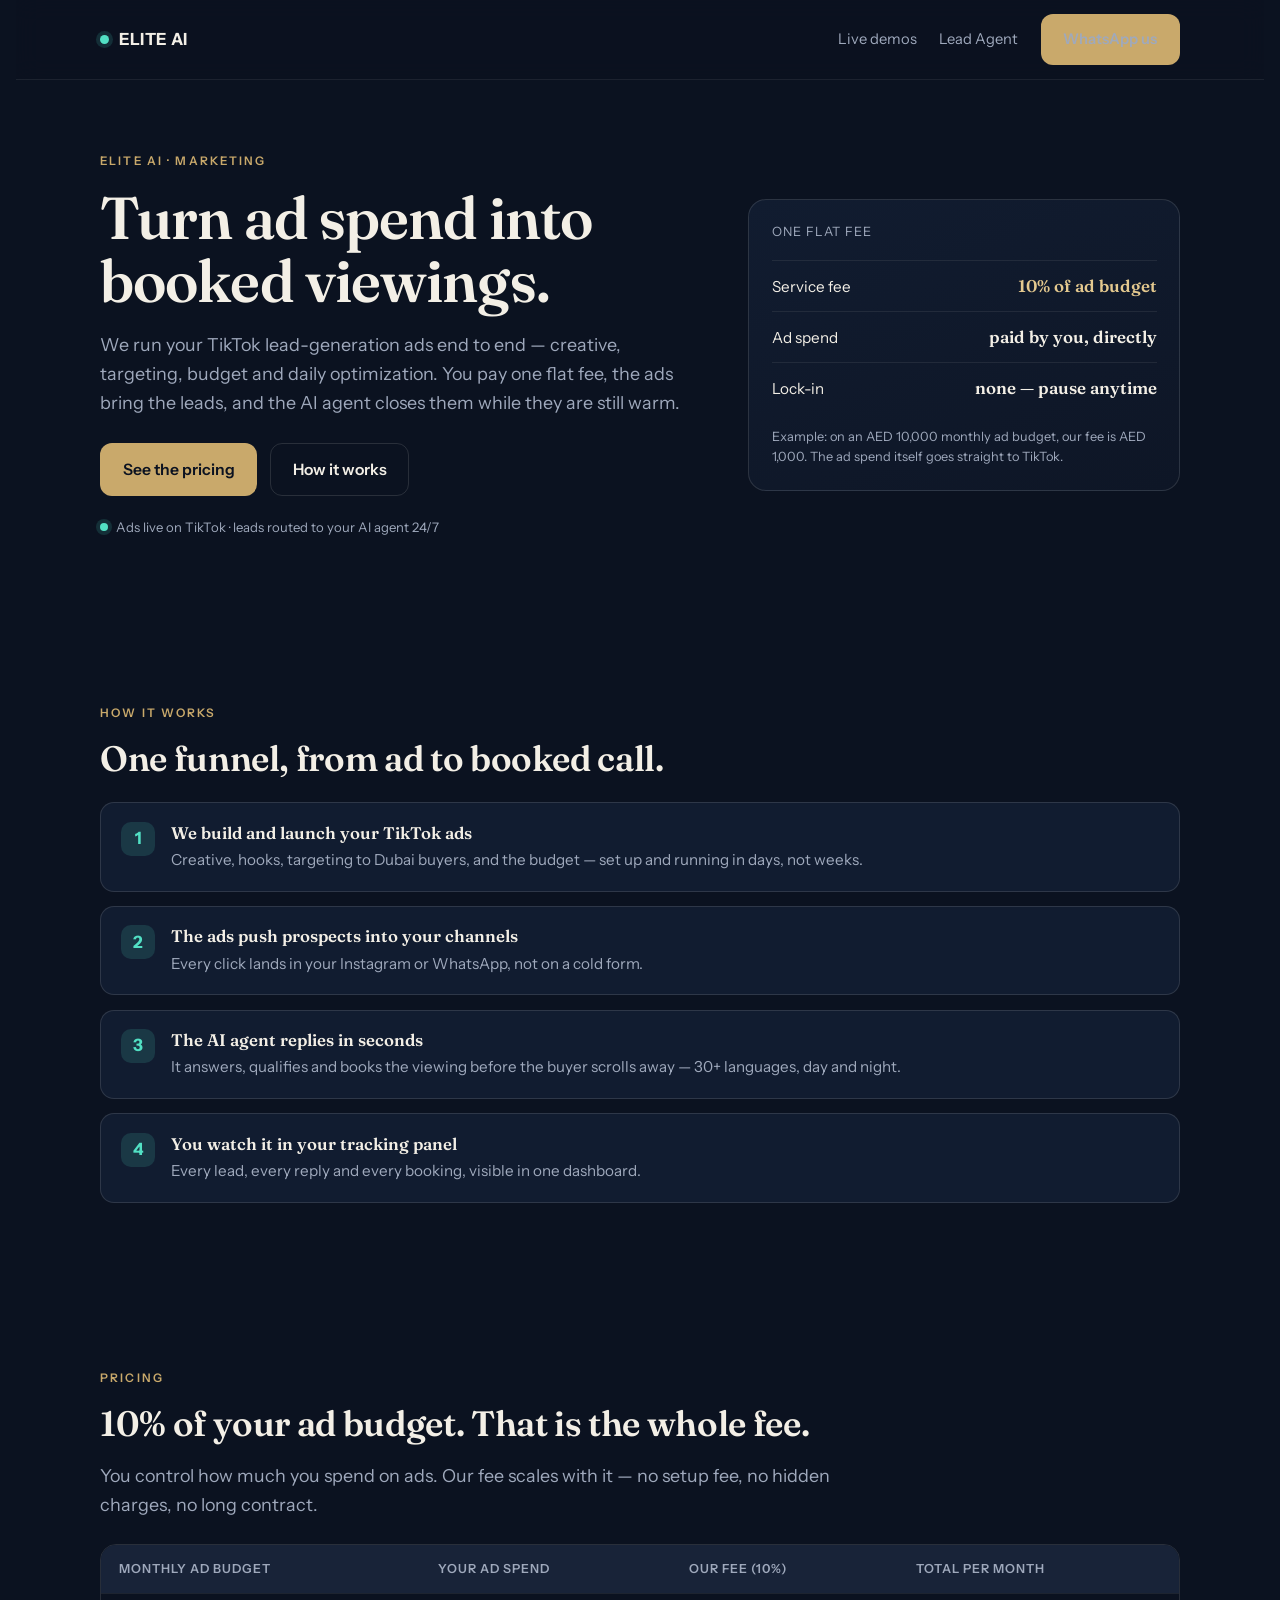
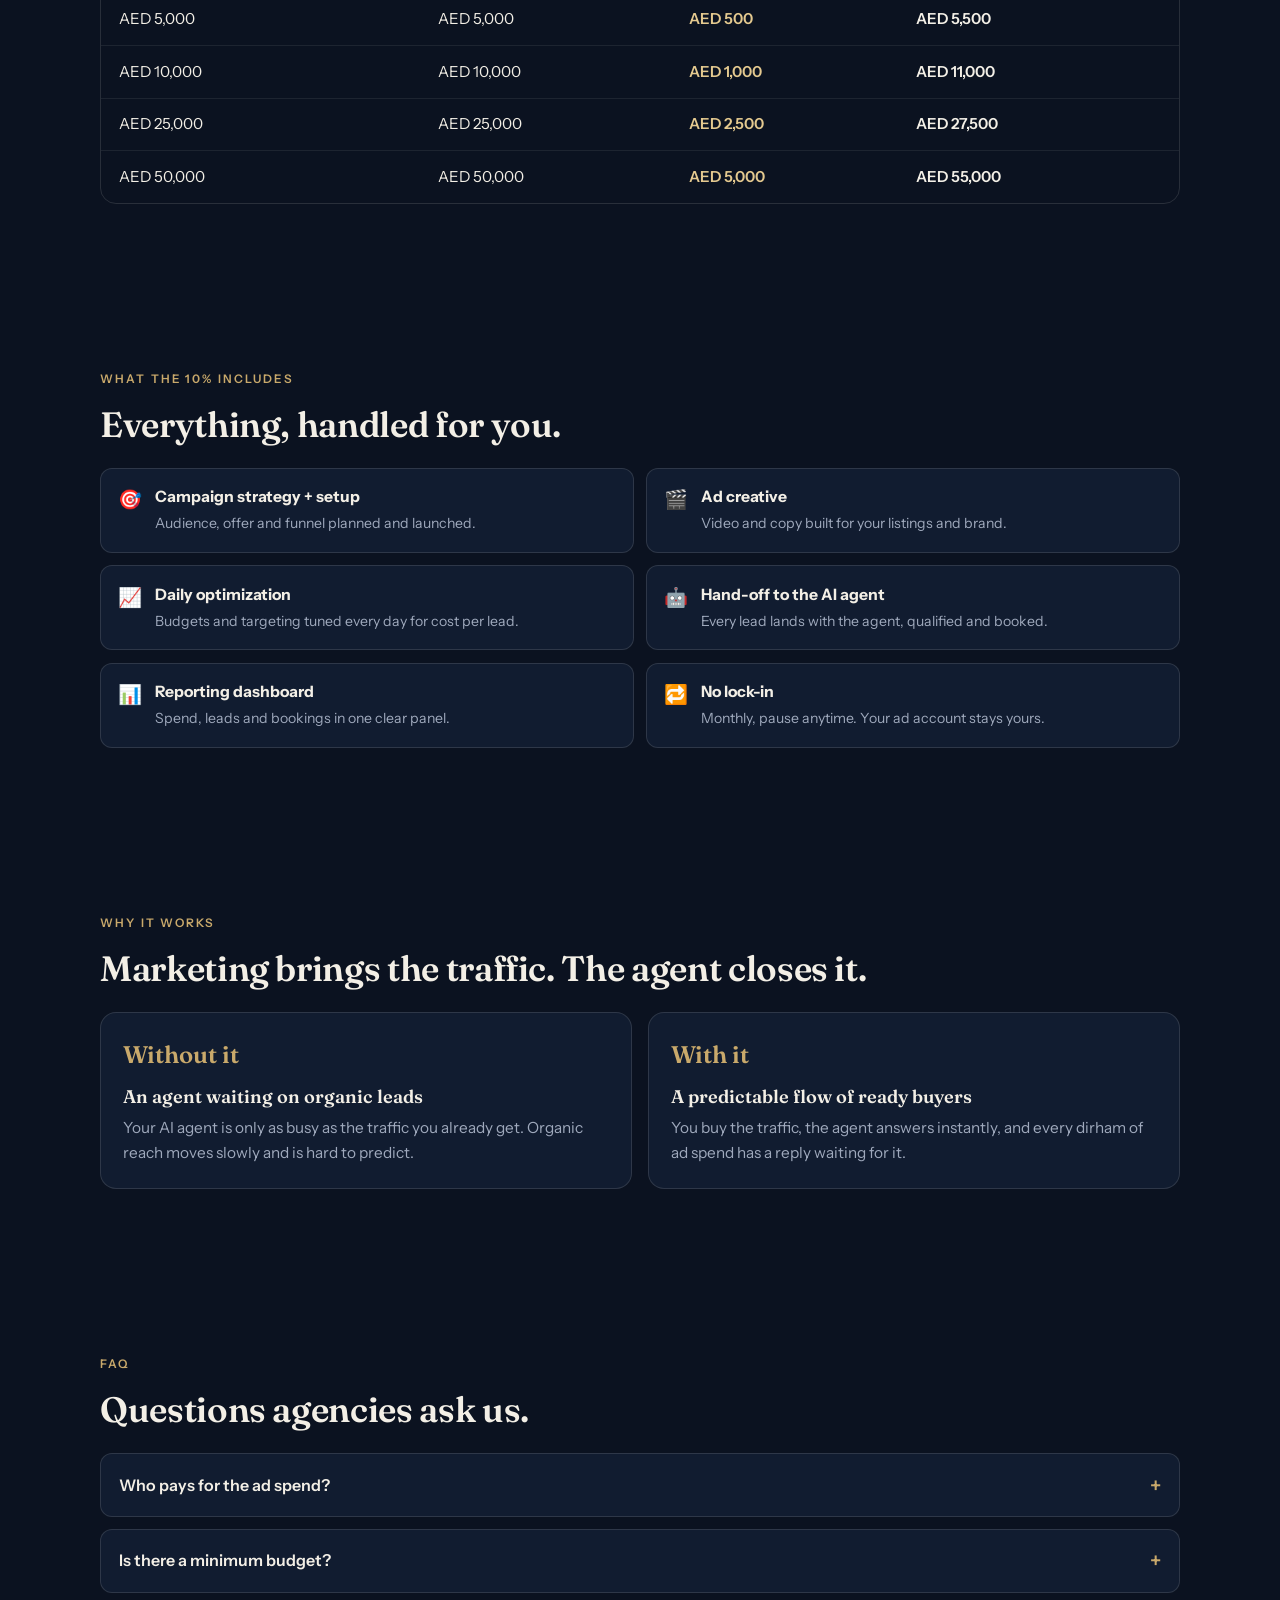
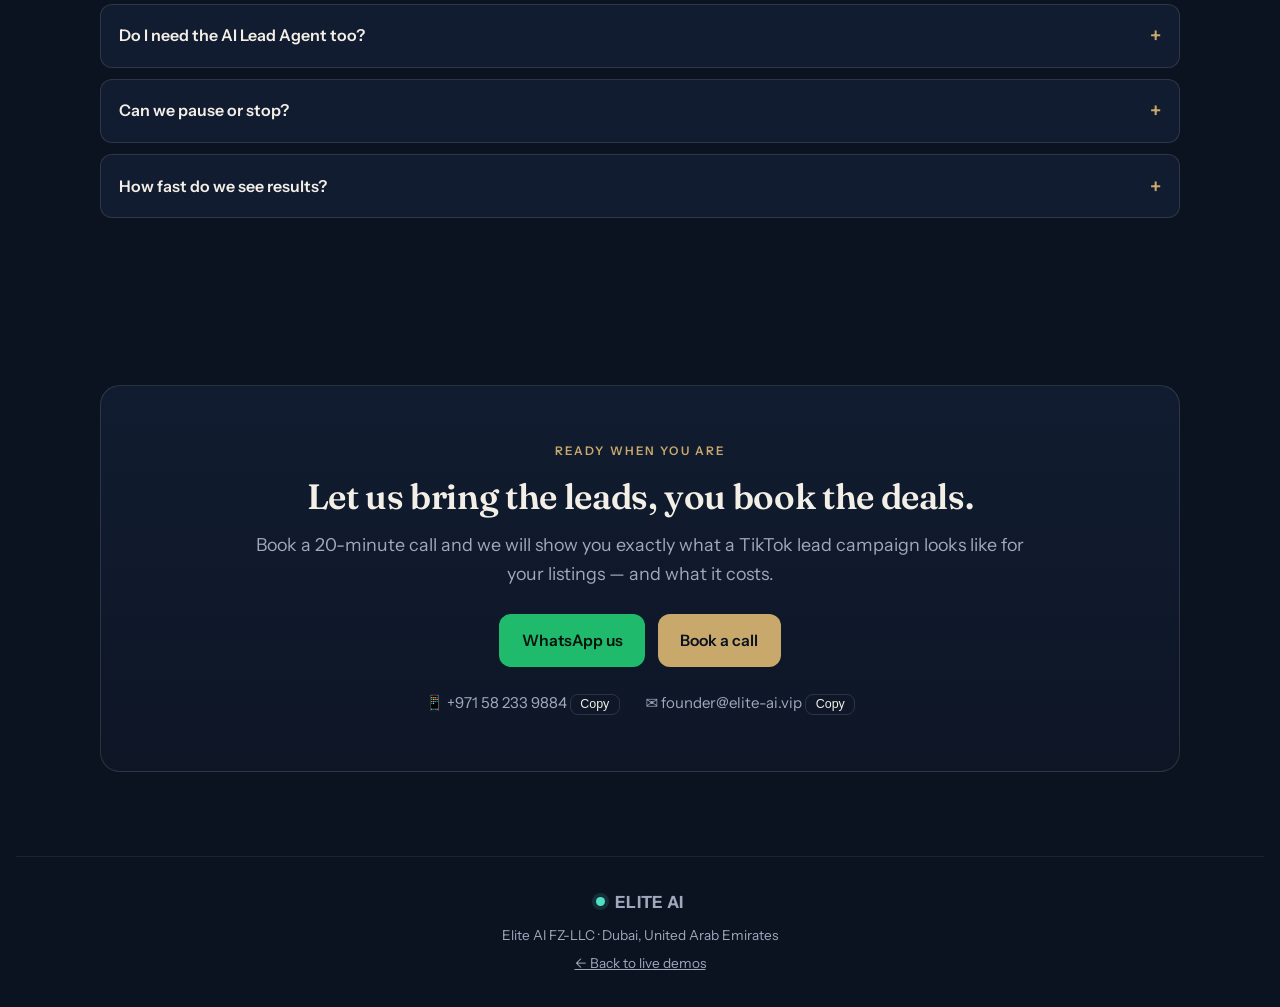
<file: ai-marketing/index.html>
<!doctype html>
<html lang="en">
<head>
<meta charset="utf-8">
<meta name="viewport" content="width=device-width, initial-scale=1, viewport-fit=cover">
<title>Elite AI Marketing</title>
<link rel="preconnect" href="https://fonts.googleapis.com">
<link rel="preconnect" href="https://fonts.gstatic.com" crossorigin>
<link href="https://fonts.googleapis.com/css2?family=Fraunces:wght@500;600;700&family=Instrument+Sans:wght@400;500;600;700&display=swap" rel="stylesheet">
<style>
:root {
  --bg: #0B1220;
  --bg-2: #0E1626;
  --panel: #111C30;
  --panel-2: #182338;
  --line: rgba(238,235,226,0.13);
  --line-soft: rgba(238,235,226,0.08);
  --fg: #F3EFE6;
  --muted: #9FA9BC;
  --accent: #C9A96B;
  --accent-2: #E4C98F;
  --live: #52E0C4;
  --live-dim: rgba(82,224,196,0.14);
  --ink: #0B1220;
  --font-display: 'Fraunces', Georgia, 'Times New Roman', serif;
  --font-body: 'Instrument Sans', system-ui, -apple-system, 'Segoe UI', sans-serif;
  color-scheme: dark;
}
* { box-sizing: border-box; }
html { scroll-behavior: smooth; }
body {
  margin: 0;
  background: var(--bg);
  color: var(--fg);
  font-family: var(--font-body);
  font-size: 17px;
  line-height: 1.6;
  padding-left: max(16px, env(safe-area-inset-left, 0px));
  padding-right: max(16px, env(safe-area-inset-right, 0px));
  -webkit-font-smoothing: antialiased;
}
[hidden] { display: none !important; }
.shell { max-width: 1080px; margin: 0 auto; }
a { color: inherit; }
img { max-width: 100%; }

.eyebrow { font-size: 0.74rem; font-weight: 600; letter-spacing: 0.18em; text-transform: uppercase; color: var(--accent); }
h1, h2, h3 { font-family: var(--font-display); font-weight: 600; text-wrap: balance; margin: 0; }
h1 { font-size: clamp(2.2rem, 5.6vw, 3.7rem); line-height: 1.06; letter-spacing: -0.015em; }
h2 { font-size: clamp(1.5rem, 3.4vw, 2.2rem); line-height: 1.16; letter-spacing: -0.01em; }
h3 { font-size: 1.14rem; line-height: 1.32; }
.lede { font-size: 1.12rem; line-height: 1.62; color: var(--muted); max-width: 64ch; }
p { margin: 0; }
.section { padding-block: clamp(3rem, 7vw, 5.2rem); }

.btn {
  display: inline-flex; align-items: center; justify-content: center; gap: 0.5rem;
  font-family: var(--font-body); font-weight: 600; font-size: 0.98rem;
  padding: 0.82rem 1.35rem; border-radius: 12px; border: 1px solid transparent;
  cursor: pointer; text-decoration: none; transition: transform .12s ease, background .15s ease, border-color .15s ease;
}
.btn:focus-visible { outline: 2px solid var(--live); outline-offset: 2px; }
.btn-primary { background: var(--accent); color: var(--ink); }
.btn-primary:hover { background: var(--accent-2); transform: translateY(-1px); }
.btn-ghost { background: transparent; color: var(--fg); border-color: var(--line); }
.btn-ghost:hover { border-color: var(--accent); color: var(--accent-2); }
.btn-wa { background: #1FBA6B; color: #07120C; }
.btn-wa:hover { filter: brightness(1.08); transform: translateY(-1px); }

.nav { position: sticky; top: 0; z-index: 40; background: rgba(11,18,32,0.82); backdrop-filter: blur(12px); border-bottom: 1px solid var(--line-soft); }
.nav-inner { display: flex; align-items: center; justify-content: space-between; padding-block: 0.85rem; }
.brand { display: flex; align-items: center; gap: 0.6rem; font-weight: 700; letter-spacing: 0.02em; font-size: 1.05rem; text-decoration: none; }
.brand .dot { width: 9px; height: 9px; border-radius: 50%; background: var(--live); box-shadow: 0 0 0 4px var(--live-dim); }
.nav-links { display: flex; gap: 1.4rem; align-items: center; }
.nav-links a { font-size: 0.92rem; color: var(--muted); text-decoration: none; }
.nav-links a:hover { color: var(--fg); }

.hero { padding-top: clamp(2.5rem, 6vw, 4.5rem); }
.hero-grid { display: grid; grid-template-columns: 1.15fr 0.85fr; gap: clamp(2rem, 5vw, 4rem); align-items: center; }
@media (max-width: 840px) { .hero-grid { grid-template-columns: 1fr; } }
.hero h1 { margin: 1rem 0 1.1rem; }
.hero .lede { margin-bottom: 1.6rem; }
.hero-actions { display: flex; gap: 0.8rem; flex-wrap: wrap; }
.hero .stat { font-size: 0.82rem; color: var(--muted); margin-top: 1.3rem; display: flex; align-items: center; gap: 0.5rem; }
.pulse { width: 8px; height: 8px; border-radius: 50%; background: var(--live); box-shadow: 0 0 0 4px var(--live-dim); animation: pulse 2s infinite; }
@keyframes pulse { 0%,100% { opacity: 1; } 50% { opacity: 0.4; } }

.hero-card { background: linear-gradient(160deg, var(--panel), var(--bg-2)); border: 1px solid var(--line); border-radius: 18px; padding: 1.4rem; }
.hc-head { display: flex; align-items: center; gap: 0.6rem; font-size: 0.8rem; letter-spacing: 0.08em; text-transform: uppercase; color: var(--muted); margin-bottom: 1.1rem; }
.hc-row { display: flex; justify-content: space-between; align-items: baseline; padding-block: 0.7rem; border-top: 1px solid var(--line-soft); font-size: 0.95rem; }
.hc-row b { font-family: var(--font-display); font-size: 1.06rem; font-weight: 600; }
.hc-row .fee { color: var(--accent-2); }
.hc-note { font-size: 0.8rem; color: var(--muted); margin-top: 0.9rem; }

.grid { display: grid; gap: 1rem; }
.grid-2 { grid-template-columns: repeat(2, 1fr); }
.grid-4 { grid-template-columns: repeat(4, 1fr); }
@media (max-width: 840px) { .grid-2, .grid-4 { grid-template-columns: 1fr; } }
.card { background: var(--panel); border: 1px solid var(--line); border-radius: 16px; padding: 1.4rem; }
.card .num { font-family: var(--font-display); font-size: 1.5rem; color: var(--accent); font-weight: 600; }
.card h3 { margin: 0.7rem 0 0.45rem; }
.card p { color: var(--muted); font-size: 0.96rem; }
.card .ic { font-size: 1.4rem; }

.steps { display: grid; gap: 0.9rem; counter-reset: step; }
.step { display: flex; gap: 1rem; align-items: flex-start; background: var(--panel); border: 1px solid var(--line); border-radius: 14px; padding: 1.15rem 1.25rem; }
.step .n { flex: 0 0 auto; width: 34px; height: 34px; border-radius: 10px; background: var(--live-dim); color: var(--live); font-weight: 700; display: grid; place-items: center; }
.step h3 { font-size: 1.05rem; margin-bottom: 0.25rem; }
.step p { color: var(--muted); font-size: 0.95rem; }

.table-wrap { overflow-x: auto; border: 1px solid var(--line); border-radius: 16px; }
table { width: 100%; border-collapse: collapse; min-width: 560px; }
th, td { padding: 0.85rem 1.1rem; text-align: left; font-size: 0.95rem; }
thead th { background: var(--panel-2); color: var(--muted); font-weight: 600; font-size: 0.78rem; text-transform: uppercase; letter-spacing: 0.08em; }
tbody tr { border-top: 1px solid var(--line-soft); }
tbody td:last-child, tbody th:last-child { font-weight: 600; }
td .fee { color: var(--accent-2); font-weight: 600; }

.incl { display: grid; grid-template-columns: repeat(2, 1fr); gap: 0.8rem; }
@media (max-width: 720px) { .incl { grid-template-columns: 1fr; } }
.incl .cell { display: flex; gap: 0.8rem; align-items: flex-start; background: var(--panel); border: 1px solid var(--line); border-radius: 12px; padding: 0.95rem 1.05rem; }
.incl .cell .ic { font-size: 1.2rem; }
.incl .cell b { display: block; font-size: 0.98rem; }
.incl .cell span { color: var(--muted); font-size: 0.88rem; }

.faq { display: grid; gap: 0.7rem; }
details { background: var(--panel); border: 1px solid var(--line); border-radius: 12px; padding: 0.9rem 1.1rem; }
summary { cursor: pointer; font-weight: 600; font-size: 1rem; list-style: none; display: flex; justify-content: space-between; align-items: center; gap: 1rem; }
summary::after { content: "+"; font-size: 1.3rem; color: var(--accent); }
details[open] summary::after { content: "–"; }
details .a { color: var(--muted); font-size: 0.94rem; margin-top: 0.6rem; }

.cta { text-align: center; background: linear-gradient(180deg, var(--panel), var(--bg-2)); border: 1px solid var(--line); border-radius: 20px; padding: clamp(2.2rem, 5vw, 3.5rem); }
.cta h2 { margin: 1rem 0 0.8rem; }
.cta .lede { margin: 0 auto 1.6rem; }
.cta-actions { display: flex; gap: 0.8rem; justify-content: center; flex-wrap: wrap; }
.contact-line { margin-top: 1.5rem; display: flex; gap: 0.8rem 1.6rem; justify-content: center; flex-wrap: wrap; font-size: 0.94rem; color: var(--muted); }
.contact-line button { background: none; border: 1px solid var(--line); color: var(--fg); padding: 0.15rem 0.6rem; border-radius: 8px; cursor: pointer; font-size: 0.78rem; }
.contact-line button:hover { border-color: var(--accent); }

.footer { border-top: 1px solid var(--line-soft); padding-block: 2rem; text-align: center; color: var(--muted); font-size: 0.85rem; }
.footer .brand { justify-content: center; margin-bottom: 0.6rem; }
</style>
</head>
<body>

<nav class="nav"><div class="shell nav-inner">
  <a class="brand" href="/"><span class="dot"></span>ELITE AI</a>
  <div class="nav-links">
    <a href="https://demo.elite-ai.vip/">Live demos</a>
    <a href="/lead-agent/">Lead Agent</a>
    <a class="btn btn-primary" href="https://wa.me/971582339884?text=Hi%20Elite%20AI%2C%20I%27d%20like%20to%20talk%20about%20AI%20Marketing." target="_blank" rel="noopener">WhatsApp us</a>
  </div>
</div></nav>

<section class="section hero"><div class="shell hero-grid">
  <div>
    <div class="eyebrow">Elite AI · Marketing</div>
    <h1>Turn ad spend into booked viewings.</h1>
    <p class="lede">We run your TikTok lead-generation ads end to end — creative, targeting, budget and daily optimization. You pay one flat fee, the ads bring the leads, and the AI agent closes them while they are still warm.</p>
    <div class="hero-actions">
      <a class="btn btn-primary" href="#pricing">See the pricing</a>
      <a class="btn btn-ghost" href="#how">How it works</a>
    </div>
    <div class="stat"><span class="pulse"></span>Ads live on TikTok · leads routed to your AI agent 24/7</div>
  </div>
  <div class="hero-card">
    <div class="hc-head">One flat fee</div>
    <div class="hc-row"><span>Service fee</span><b class="fee">10% of ad budget</b></div>
    <div class="hc-row"><span>Ad spend</span><b>paid by you, directly</b></div>
    <div class="hc-row"><span>Lock-in</span><b>none — pause anytime</b></div>
    <p class="hc-note">Example: on an AED 10,000 monthly ad budget, our fee is AED 1,000. The ad spend itself goes straight to TikTok.</p>
  </div>
</div></section>

<section class="section" id="how"><div class="shell">
  <div class="eyebrow">How it works</div>
  <h2 style="margin:1rem 0 1.4rem">One funnel, from ad to booked call.</h2>
  <div class="steps">
    <div class="step"><div class="n">1</div><div><h3>We build and launch your TikTok ads</h3><p>Creative, hooks, targeting to Dubai buyers, and the budget — set up and running in days, not weeks.</p></div></div>
    <div class="step"><div class="n">2</div><div><h3>The ads push prospects into your channels</h3><p>Every click lands in your Instagram or WhatsApp, not on a cold form.</p></div></div>
    <div class="step"><div class="n">3</div><div><h3>The AI agent replies in seconds</h3><p>It answers, qualifies and books the viewing before the buyer scrolls away — 30+ languages, day and night.</p></div></div>
    <div class="step"><div class="n">4</div><div><h3>You watch it in your tracking panel</h3><p>Every lead, every reply and every booking, visible in one dashboard.</p></div></div>
  </div>
</div></section>

<section class="section" id="pricing"><div class="shell">
  <div class="eyebrow">Pricing</div>
  <h2 style="margin:1rem 0 1rem">10% of your ad budget. That is the whole fee.</h2>
  <p class="lede" style="margin-bottom:1.6rem">You control how much you spend on ads. Our fee scales with it — no setup fee, no hidden charges, no long contract.</p>
  <div class="table-wrap">
    <table>
      <thead><tr><th>Monthly ad budget</th><th>Your ad spend</th><th>Our fee (10%)</th><th>Total per month</th></tr></thead>
      <tbody>
        <tr><td>AED 5,000</td><td>AED 5,000</td><td><span class="fee">AED 500</span></td><td>AED 5,500</td></tr>
        <tr><td>AED 10,000</td><td>AED 10,000</td><td><span class="fee">AED 1,000</span></td><td>AED 11,000</td></tr>
        <tr><td>AED 25,000</td><td>AED 25,000</td><td><span class="fee">AED 2,500</span></td><td>AED 27,500</td></tr>
        <tr><td>AED 50,000</td><td>AED 50,000</td><td><span class="fee">AED 5,000</span></td><td>AED 55,000</td></tr>
      </tbody>
    </table>
  </div>
</div></section>

<section class="section"><div class="shell">
  <div class="eyebrow">What the 10% includes</div>
  <h2 style="margin:1rem 0 1.4rem">Everything, handled for you.</h2>
  <div class="incl">
    <div class="cell"><div class="ic">🎯</div><div><b>Campaign strategy + setup</b><span>Audience, offer and funnel planned and launched.</span></div></div>
    <div class="cell"><div class="ic">🎬</div><div><b>Ad creative</b><span>Video and copy built for your listings and brand.</span></div></div>
    <div class="cell"><div class="ic">📈</div><div><b>Daily optimization</b><span>Budgets and targeting tuned every day for cost per lead.</span></div></div>
    <div class="cell"><div class="ic">🤖</div><div><b>Hand-off to the AI agent</b><span>Every lead lands with the agent, qualified and booked.</span></div></div>
    <div class="cell"><div class="ic">📊</div><div><b>Reporting dashboard</b><span>Spend, leads and bookings in one clear panel.</span></div></div>
    <div class="cell"><div class="ic">🔁</div><div><b>No lock-in</b><span>Monthly, pause anytime. Your ad account stays yours.</span></div></div>
  </div>
</div></section>

<section class="section"><div class="shell">
  <div class="eyebrow">Why it works</div>
  <h2 style="margin:1rem 0 1.4rem">Marketing brings the traffic. The agent closes it.</h2>
  <div class="grid grid-2">
    <div class="card"><div class="num">Without it</div><h3>An agent waiting on organic leads</h3><p>Your AI agent is only as busy as the traffic you already get. Organic reach moves slowly and is hard to predict.</p></div>
    <div class="card"><div class="num">With it</div><h3>A predictable flow of ready buyers</h3><p>You buy the traffic, the agent answers instantly, and every dirham of ad spend has a reply waiting for it.</p></div>
  </div>
</div></section>

<section class="section"><div class="shell">
  <div class="eyebrow">FAQ</div>
  <h2 style="margin:1rem 0 1.4rem">Questions agencies ask us.</h2>
  <div class="faq">
    <details><summary>Who pays for the ad spend?</summary><div class="a">You do, directly to TikTok. Our 10% fee is on top of the ad budget and only covers our work: strategy, creative, optimization and reporting.</div></details>
    <details><summary>Is there a minimum budget?</summary><div class="a">We recommend starting around AED 5,000 a month so the ads gather enough data to optimize. We can discuss your specific situation on a call.</div></details>
    <details><summary>Do I need the AI Lead Agent too?</summary><div class="a">You do not have to, but the two are built to work together. Marketing drives the traffic, the agent answers and books it. Without the agent, the leads go to your team.</div></details>
    <details><summary>Can we pause or stop?</summary><div class="a">Yes. It is month to month with no lock-in. You can pause the service or lower the ad budget whenever you want.</div></details>
    <details><summary>How fast do we see results?</summary><div class="a">The ads start delivering traffic within the first week. The first meaningful cost-per-lead numbers usually show after one to two weeks of optimization.</div></details>
  </div>
</div></section>

<section class="section"><div class="shell">
  <div class="cta">
    <div class="eyebrow">Ready when you are</div>
    <h2>Let us bring the leads, you book the deals.</h2>
    <p class="lede">Book a 20-minute call and we will show you exactly what a TikTok lead campaign looks like for your listings — and what it costs.</p>
    <div class="cta-actions">
      <a class="btn btn-wa" href="https://wa.me/971582339884?text=Hi%20Elite%20AI%2C%20I%27d%20like%20to%20talk%20about%20AI%20Marketing." target="_blank" rel="noopener">WhatsApp us</a>
      <a class="btn btn-primary" href="https://wa.me/971582339884?text=Hi%20Elite%20AI%2C%20I%27d%20like%20to%20book%20a%20call%20about%20AI%20Marketing." target="_blank" rel="noopener">Book a call</a>
    </div>
    <div class="contact-line">
      <span>📱 +971 58 233 9884 <button data-copy="+971582339884">Copy</button></span>
      <span>✉️ founder@elite-ai.vip <button data-copy="founder@elite-ai.vip">Copy</button></span>
    </div>
  </div>
</div></section>

<footer class="footer"><div class="shell">
  <div class="brand"><span class="dot"></span>ELITE AI</div>
  <div>Elite AI FZ-LLC · Dubai, United Arab Emirates</div>
  <div style="margin-top:0.4rem"><a href="https://demo.elite-ai.vip/" style="color:var(--muted)">← Back to live demos</a></div>
</div></footer>

<script>
document.querySelectorAll('[data-copy]').forEach(function (btn) {
  btn.addEventListener('click', function () {
    var text = btn.getAttribute('data-copy');
    function done() { var o = btn.textContent; btn.textContent = 'Copied'; setTimeout(function () { btn.textContent = o; }, 1400); }
    if (navigator.clipboard && navigator.clipboard.writeText) {
      navigator.clipboard.writeText(text).then(done).catch(function () { done(); });
    } else { done(); }
  });
});
</script>
</body>
</html>
</file>
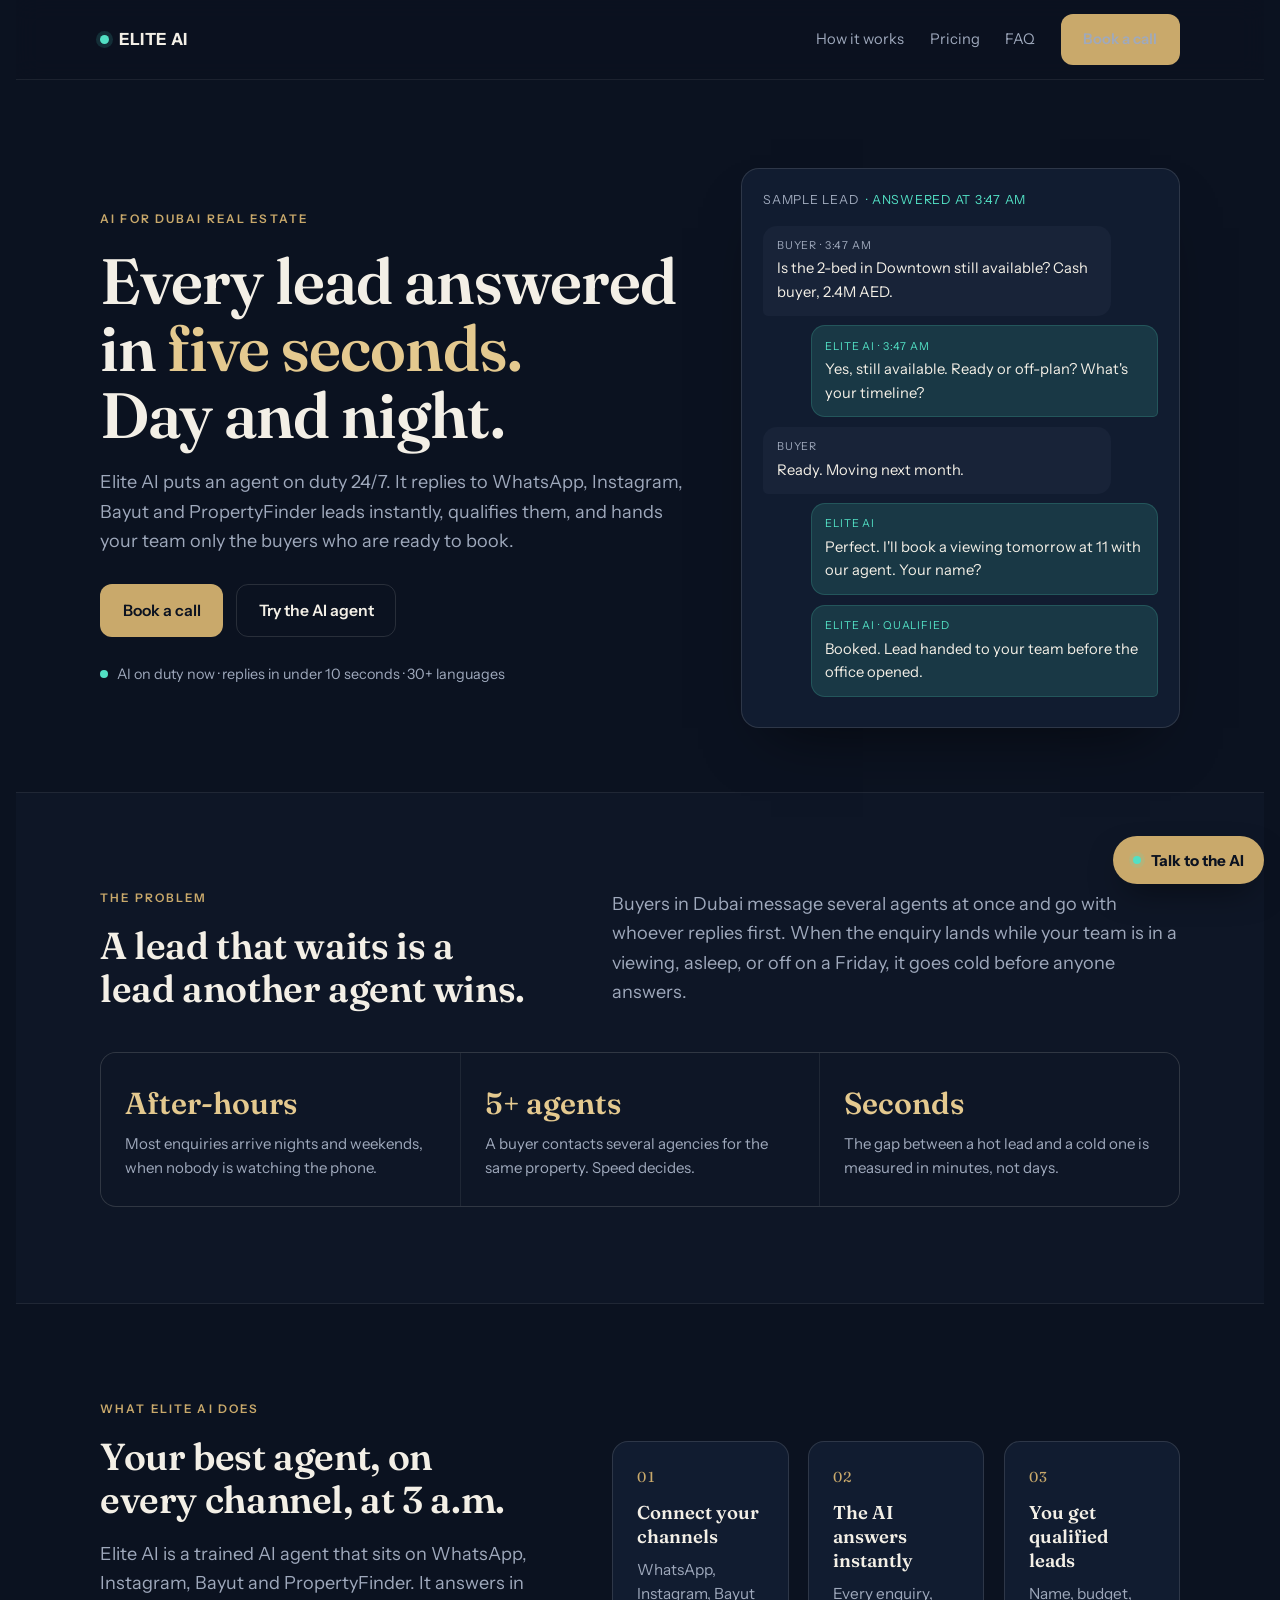
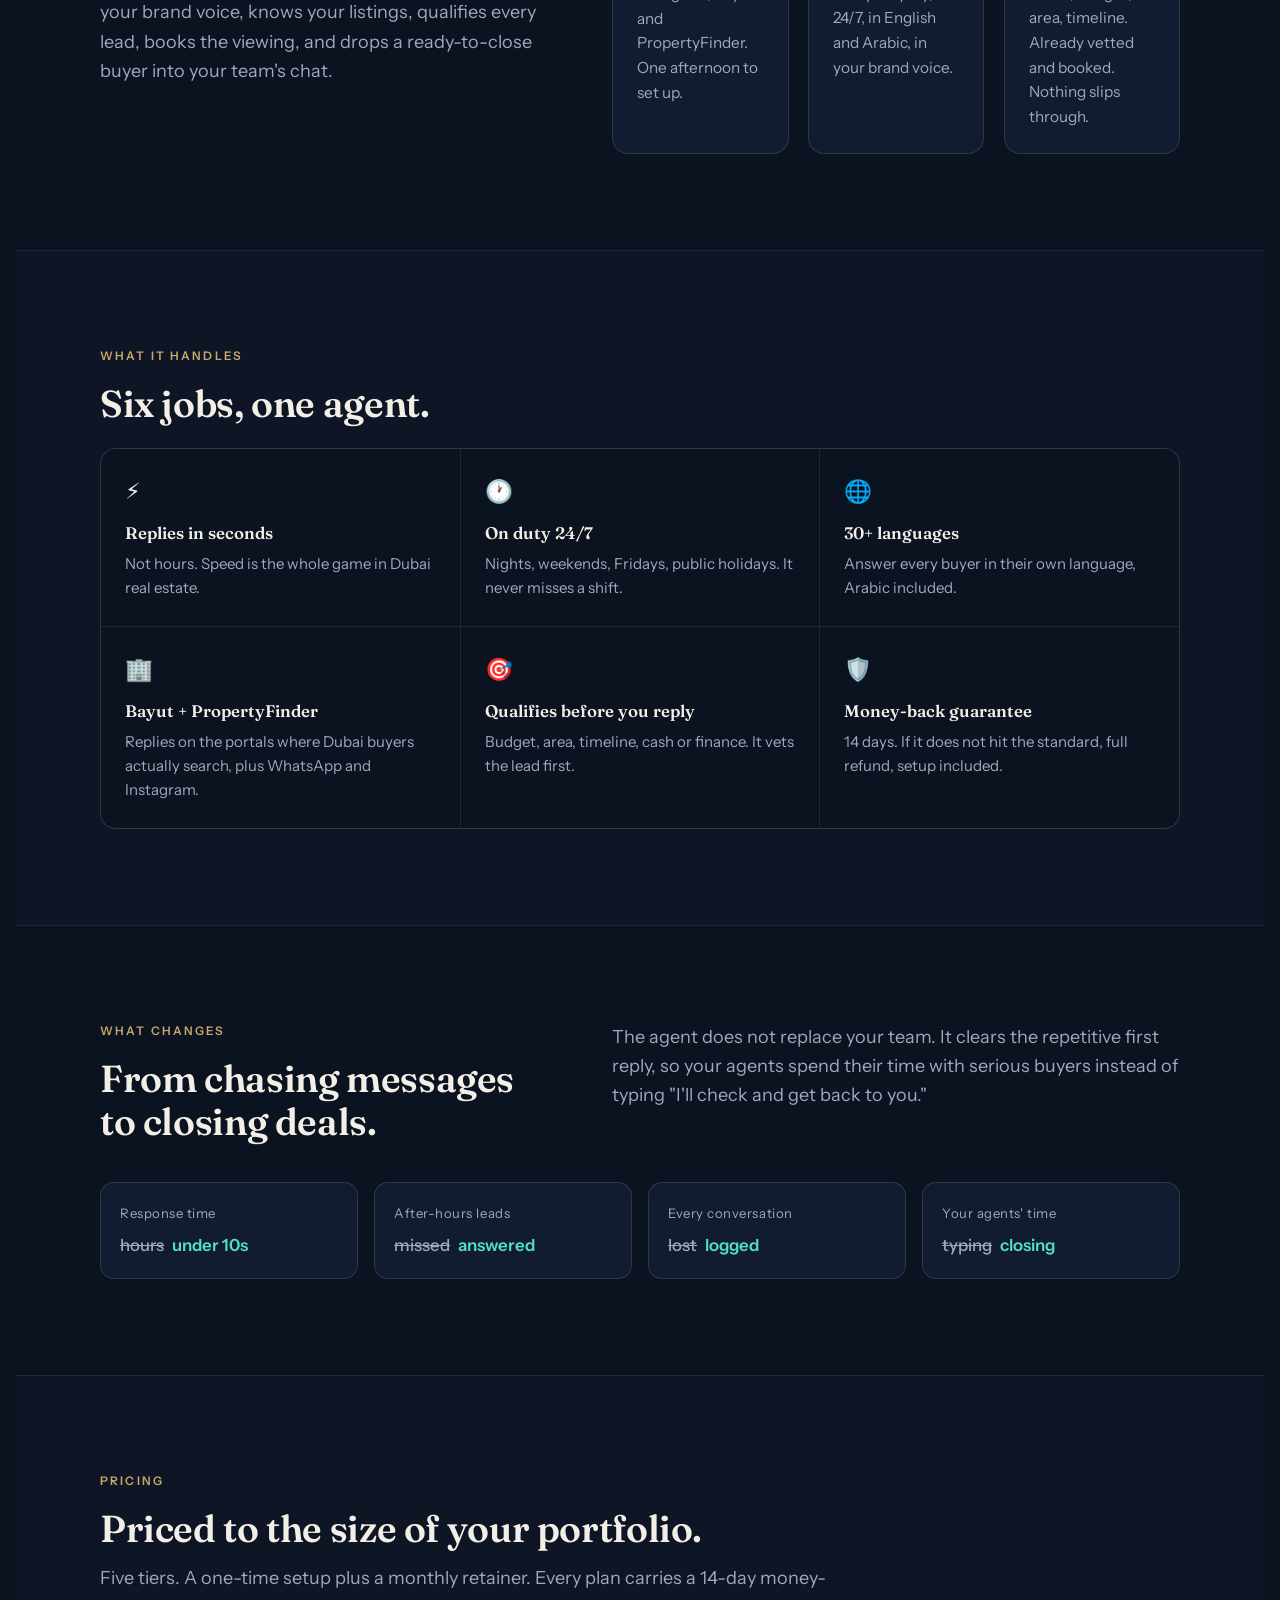
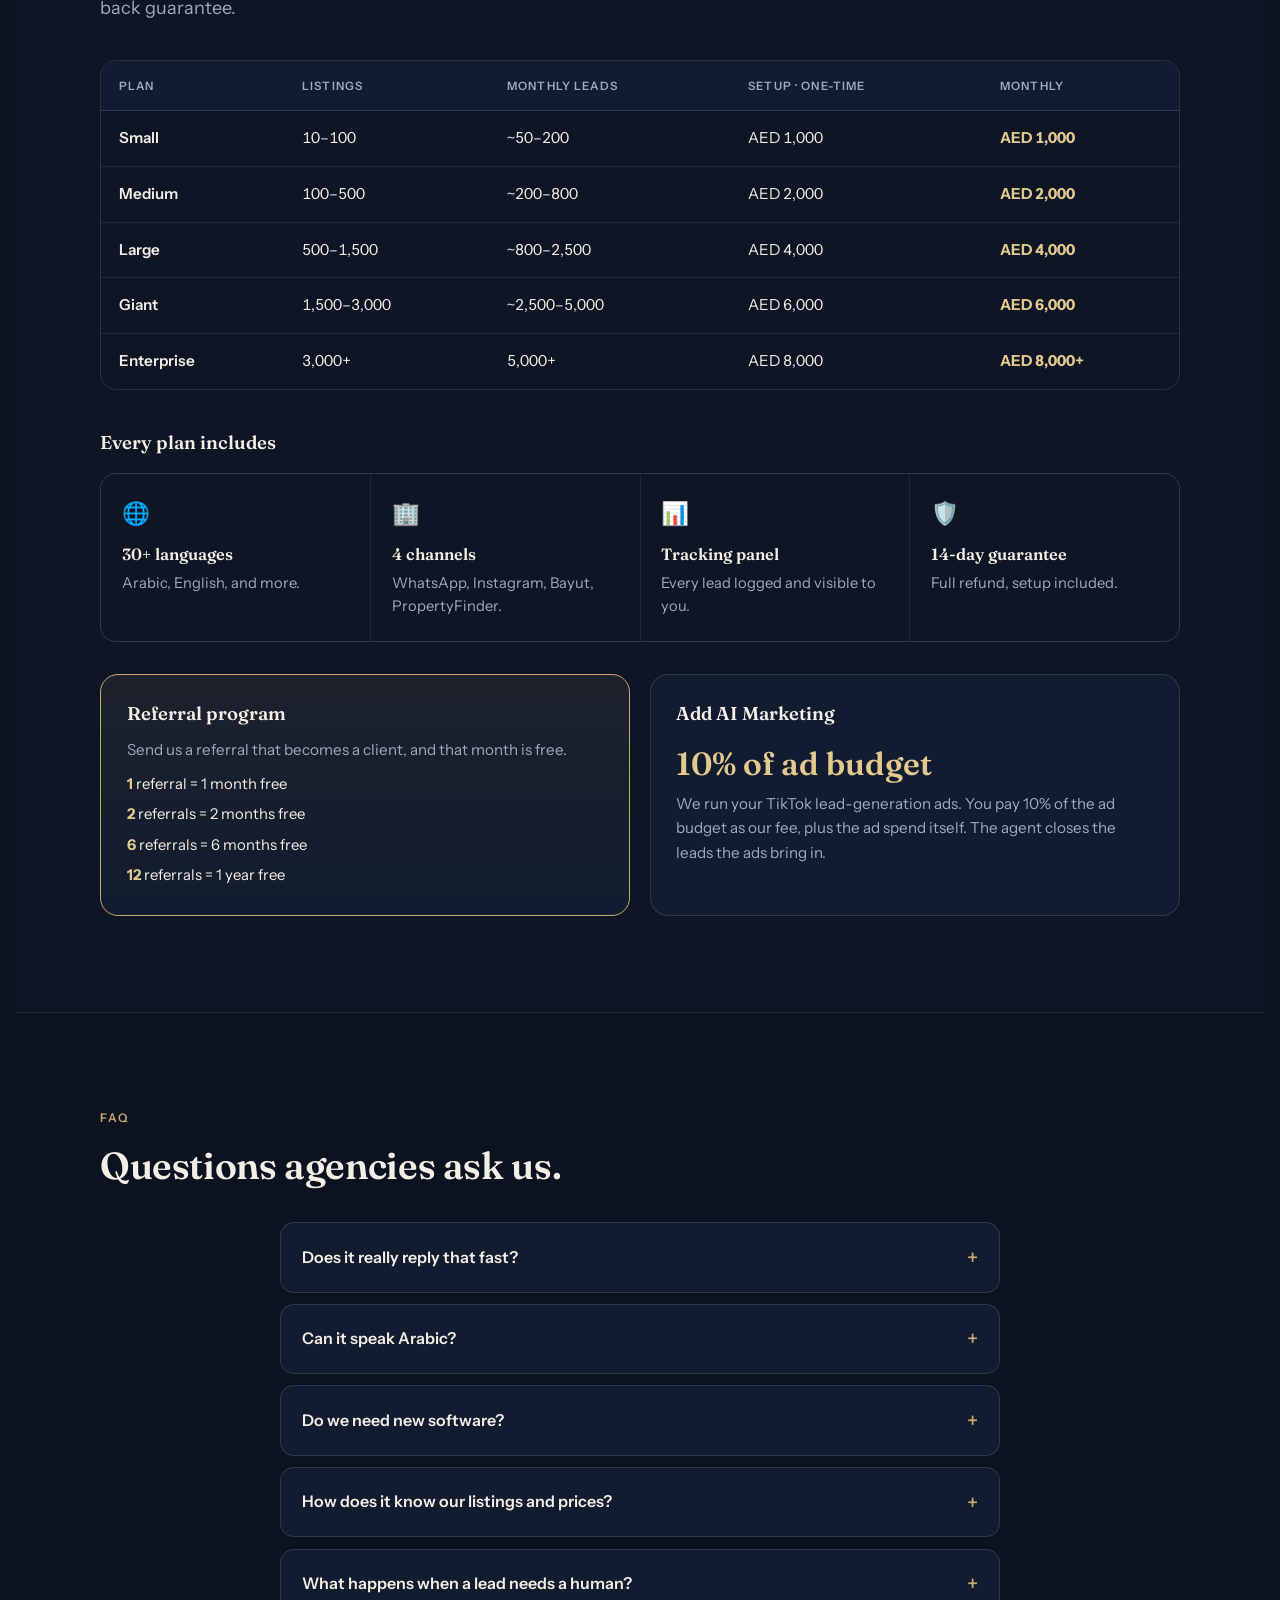
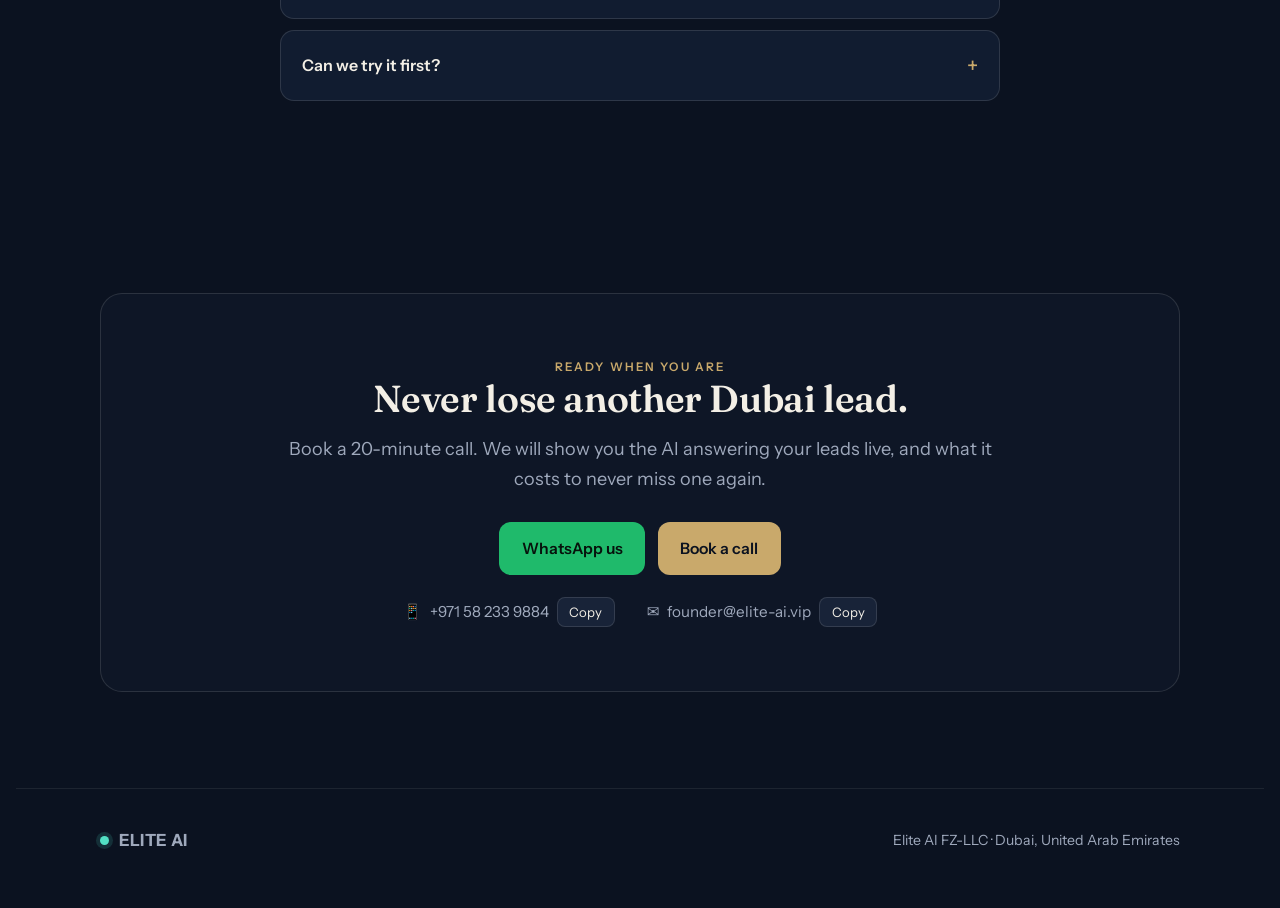
<file: lead-agent/index.html>
<!doctype html>
<html lang="en">
<head>
<meta charset="utf-8">
<meta name="viewport" content="width=device-width, initial-scale=1, viewport-fit=cover">
<title>Elite AI Lead Agent</title>
<link rel="preconnect" href="https://fonts.googleapis.com">
<link rel="preconnect" href="https://fonts.gstatic.com" crossorigin>
<link href="https://fonts.googleapis.com/css2?family=Fraunces:wght@500;600;700&family=Instrument+Sans:wght@400;500;600;700&display=swap" rel="stylesheet">
<style>
/* ===== Design plan =====
   Subject: Elite AI, an always-on AI lead agent for Dubai real estate agencies.
   Audience: agency owners and managers who lose leads to slow replies.
   Job: prove the agent captures and qualifies every lead 24/7, then convert to a call.
   Look: "Dubai at night" — deep ink navy, warm off-white, a brass/gold accent
   (luxury real estate), a teal signal for anything live/AI. Dark-only by choice. */
:root {
  --bg: #0B1220;
  --bg-2: #0E1626;
  --panel: #111C30;
  --panel-2: #182338;
  --line: rgba(238,235,226,0.13);
  --line-soft: rgba(238,235,226,0.08);
  --fg: #F3EFE6;
  --muted: #9FA9BC;
  --accent: #C9A96B;
  --accent-2: #E4C98F;
  --live: #52E0C4;
  --live-dim: rgba(82,224,196,0.14);
  --ink: #0B1220;
  --font-display: 'Fraunces', Georgia, 'Times New Roman', serif;
  --font-body: 'Instrument Sans', system-ui, -apple-system, 'Segoe UI', sans-serif;
  color-scheme: dark;
}
* { box-sizing: border-box; }
html { scroll-behavior: smooth; }
body {
  margin: 0;
  background: var(--bg);
  color: var(--fg);
  font-family: var(--font-body);
  font-size: 17px;
  line-height: 1.6;
  padding-left: max(16px, env(safe-area-inset-left, 0px));
  padding-right: max(16px, env(safe-area-inset-right, 0px));
  -webkit-font-smoothing: antialiased;
}
[hidden] { display: none !important; }
.shell { max-width: 1080px; margin: 0 auto; }
a { color: inherit; }
img { max-width: 100%; }

/* Typography */
.eyebrow {
  font-size: 0.74rem; font-weight: 600; letter-spacing: 0.18em;
  text-transform: uppercase; color: var(--accent);
}
h1, h2, h3 { font-family: var(--font-display); font-weight: 600; text-wrap: balance; margin: 0; }
h1 { font-size: clamp(2.3rem, 6vw, 4rem); line-height: 1.05; letter-spacing: -0.015em; }
h2 { font-size: clamp(1.55rem, 3.6vw, 2.35rem); line-height: 1.15; letter-spacing: -0.01em; }
h3 { font-size: 1.16rem; line-height: 1.3; }
.lede { font-size: 1.13rem; line-height: 1.62; color: var(--muted); max-width: 62ch; }
p { margin: 0; }
.section { padding-block: clamp(3.4rem, 8vw, 6rem); }

/* Buttons */
.btn {
  display: inline-flex; align-items: center; justify-content: center; gap: 0.5rem;
  font-family: var(--font-body); font-weight: 600; font-size: 0.98rem;
  padding: 0.82rem 1.35rem; border-radius: 12px; border: 1px solid transparent;
  cursor: pointer; text-decoration: none; transition: transform .12s ease, background .15s ease, border-color .15s ease;
}
.btn:focus-visible { outline: 2px solid var(--live); outline-offset: 2px; }
.btn-primary { background: var(--accent); color: var(--ink); }
.btn-primary:hover { background: var(--accent-2); transform: translateY(-1px); }
.btn-ghost { background: transparent; color: var(--fg); border-color: var(--line); }
.btn-ghost:hover { border-color: var(--accent); color: var(--accent-2); }
.btn-wa { background: #1FBA6B; color: #07120C; }
.btn-wa:hover { filter: brightness(1.08); transform: translateY(-1px); }

/* Nav */
.nav { position: sticky; top: 0; z-index: 40; background: rgba(11,18,32,0.82); backdrop-filter: blur(12px); border-bottom: 1px solid var(--line-soft); }
.nav-inner { display: flex; align-items: center; justify-content: space-between; padding-block: 0.85rem; }
.brand { display: flex; align-items: center; gap: 0.6rem; font-weight: 700; letter-spacing: 0.02em; font-size: 1.05rem; }
.brand .dot { width: 9px; height: 9px; border-radius: 50%; background: var(--live); box-shadow: 0 0 0 4px var(--live-dim); }
.nav-links { display: flex; gap: 1.6rem; align-items: center; }
.nav-links a { font-size: 0.92rem; color: var(--muted); text-decoration: none; }
.nav-links a:hover { color: var(--fg); }
@media (max-width: 720px) { .nav-links a:not(.btn) { display: none; } }

/* Hero */
.hero { padding-block: clamp(3rem, 8vw, 5.5rem) clamp(2.5rem, 6vw, 4rem); }
.hero-grid { display: grid; grid-template-columns: 1.15fr 0.85fr; gap: 3rem; align-items: center; }
.hero h1 { margin: 1.1rem 0 1.2rem; }
.hero h1 .accent { color: var(--accent-2); }
.hero .lede { margin-bottom: 1.8rem; }
.hero-cta { display: flex; flex-wrap: wrap; gap: 0.8rem; }
.live-note { display: flex; align-items: center; gap: 0.55rem; margin-top: 1.6rem; color: var(--muted); font-size: 0.9rem; }
.live-note .pulse { width: 8px; height: 8px; border-radius: 50%; background: var(--live); animation: pulse 2s infinite; }
@keyframes pulse { 0%,100% { box-shadow: 0 0 0 0 var(--live-dim);} 50% { box-shadow: 0 0 0 6px rgba(82,224,196,0);} }
@media (prefers-reduced-motion: reduce) { .live-note .pulse { animation: none; } }

/* Hero demo card */
.hero-demo { background: var(--panel); border: 1px solid var(--line); border-radius: 18px; padding: 1.3rem; box-shadow: 0 30px 60px -30px rgba(0,0,0,0.6); }
.hero-demo .cap { display: flex; align-items: center; gap: 0.5rem; font-size: 0.78rem; color: var(--muted); letter-spacing: 0.06em; text-transform: uppercase; margin-bottom: 1rem; }
.hero-demo .cap .live { color: var(--live); }
.chat-line { padding: 0.7rem 0.85rem; border-radius: 14px; font-size: 0.92rem; margin-bottom: 0.6rem; max-width: 88%; }
.chat-line.buyer { background: var(--panel-2); color: var(--fg); margin-right: auto; border-bottom-left-radius: 5px; }
.chat-line.ai { background: var(--live-dim); color: var(--fg); margin-left: auto; border-bottom-right-radius: 5px; border: 1px solid rgba(82,224,196,0.18); }
.chat-line .who { display: block; font-size: 0.68rem; letter-spacing: 0.08em; text-transform: uppercase; color: var(--muted); margin-bottom: 0.2rem; }
.chat-line.ai .who { color: var(--live); }
@media (max-width: 860px) { .hero-grid { grid-template-columns: 1fr; gap: 2.2rem; } .hero-demo { order: 2; } }

/* Stats strip (problem) */
.problem { background: var(--bg-2); border-top: 1px solid var(--line-soft); border-bottom: 1px solid var(--line-soft); }
.stats { display: grid; grid-template-columns: repeat(3, 1fr); gap: 1px; background: var(--line-soft); border: 1px solid var(--line-soft); border-radius: 16px; overflow: hidden; }
.stat { background: var(--bg-2); padding: 1.6rem 1.5rem; }
.stat .big { font-family: var(--font-display); font-size: 1.9rem; font-weight: 600; color: var(--accent-2); }
.stat .lbl { color: var(--muted); font-size: 0.94rem; margin-top: 0.3rem; }
@media (max-width: 720px) { .stats { grid-template-columns: 1fr; } }

/* Generic split */
.split { display: grid; grid-template-columns: 0.9fr 1.1fr; gap: 3rem; align-items: start; }
.split .left h2 { margin-top: 1rem; }
.split .left .lede { margin-top: 1.1rem; }
@media (max-width: 820px) { .split { grid-template-columns: 1fr; gap: 1.6rem; } }

/* Steps */
.steps { display: grid; grid-template-columns: repeat(3, 1fr); gap: 1.2rem; margin-top: 2.6rem; }
.step { background: var(--panel); border: 1px solid var(--line); border-radius: 16px; padding: 1.5rem; }
.step .num { font-family: var(--font-display); font-size: 0.9rem; color: var(--accent); letter-spacing: 0.08em; }
.step h3 { margin: 0.7rem 0 0.55rem; }
.step p { color: var(--muted); font-size: 0.96rem; }
@media (max-width: 760px) { .steps { grid-template-columns: 1fr; } }

/* Features */
.features { display: grid; grid-template-columns: repeat(3, 1fr); gap: 1px; background: var(--line-soft); border: 1px solid var(--line-soft); border-radius: 16px; overflow: hidden; }
.feature { background: var(--bg); padding: 1.6rem 1.5rem; }
.feature .ico { font-size: 1.4rem; }
.feature h3 { margin: 0.8rem 0 0.45rem; font-size: 1.05rem; }
.feature p { color: var(--muted); font-size: 0.94rem; }
@media (max-width: 820px) { .features { grid-template-columns: 1fr 1fr; } }
@media (max-width: 540px) { .features { grid-template-columns: 1fr; } }

/* Before/after */
.change { display: grid; grid-template-columns: repeat(4, 1fr); gap: 1rem; margin-top: 2.4rem; }
.change .cell { background: var(--panel); border: 1px solid var(--line); border-radius: 14px; padding: 1.25rem 1.2rem; }
.change .cell .k { font-size: 0.82rem; color: var(--muted); letter-spacing: 0.04em; margin-bottom: 0.5rem; }
.change .cell .v { font-size: 1.05rem; font-weight: 600; }
.change .cell .v .from { color: var(--muted); text-decoration: line-through; font-weight: 500; margin-right: 0.5rem; }
.change .cell .v .to { color: var(--live); }
@media (max-width: 860px) { .change { grid-template-columns: 1fr 1fr; } }
@media (max-width: 520px) { .change { grid-template-columns: 1fr; } }

/* Pricing */
.pricing { display: grid; grid-template-columns: repeat(3, 1fr); gap: 1.2rem; margin-top: 2.6rem; align-items: stretch; }
.plan { background: var(--panel); border: 1px solid var(--line); border-radius: 18px; padding: 1.7rem 1.6rem; display: flex; flex-direction: column; }
.plan.pop { border-color: var(--accent); position: relative; background: linear-gradient(180deg, rgba(201,169,107,0.08), var(--panel)); }
.plan .tag { position: absolute; top: -13px; left: 1.4rem; background: var(--accent); color: var(--ink); font-size: 0.72rem; font-weight: 700; letter-spacing: 0.06em; text-transform: uppercase; padding: 0.28rem 0.7rem; border-radius: 20px; }
.plan .name { font-size: 0.9rem; letter-spacing: 0.1em; text-transform: uppercase; color: var(--muted); font-weight: 600; }
.plan .price { font-family: var(--font-display); font-size: 2.4rem; font-weight: 600; margin: 0.5rem 0 0.1rem; }
.plan .price small { font-size: 1rem; color: var(--muted); font-weight: 500; }
.plan .desc { color: var(--muted); font-size: 0.92rem; margin-bottom: 1.2rem; }
.plan ul { list-style: none; padding: 0; margin: 0 0 1.6rem; display: flex; flex-direction: column; gap: 0.55rem; flex: 1; }
.plan li { font-size: 0.92rem; color: var(--fg); padding-left: 1.35rem; position: relative; }
.plan li::before { content: "✓"; position: absolute; left: 0; color: var(--live); font-weight: 700; }
.plan .btn { width: 100%; }
@media (max-width: 820px) { .pricing { grid-template-columns: 1fr; } }

/* FAQ */
.faq { max-width: 720px; margin: 2.2rem auto 0; display: flex; flex-direction: column; gap: 0.7rem; }
.faq details { background: var(--panel); border: 1px solid var(--line); border-radius: 14px; padding: 0; }
.faq summary { cursor: pointer; padding: 1.1rem 1.3rem; font-weight: 600; font-size: 1rem; list-style: none; display: flex; justify-content: space-between; align-items: center; gap: 1rem; }
.faq summary::-webkit-details-marker { display: none; }
.faq summary::after { content: "+"; font-size: 1.3rem; color: var(--accent); font-weight: 500; transition: transform .15s ease; }
.faq details[open] summary::after { transform: rotate(45deg); }
.faq .a { padding: 0 1.3rem 1.2rem; color: var(--muted); font-size: 0.96rem; }

/* Final CTA */
.cta { background: var(--bg-2); border: 1px solid var(--line); border-radius: 22px; padding: clamp(2.4rem, 6vw, 4rem); text-align: center; }
.cta h2 { margin-bottom: 0.9rem; }
.cta .lede { margin: 0 auto 1.8rem; }
.cta-actions { display: flex; flex-wrap: wrap; gap: 0.8rem; justify-content: center; margin-bottom: 1.4rem; }
.contact-line { display: flex; flex-wrap: wrap; gap: 0.7rem 2rem; justify-content: center; align-items: center; color: var(--muted); font-size: 0.95rem; }
.contact-line .item { display: flex; align-items: center; gap: 0.5rem; }
.copy { background: var(--panel-2); border: 1px solid var(--line); color: var(--fg); font-family: var(--font-body); font-size: 0.82rem; padding: 0.35rem 0.7rem; border-radius: 8px; cursor: pointer; }
.copy:hover { border-color: var(--accent); }

/* Footer */
.footer { border-top: 1px solid var(--line-soft); padding-block: 2.4rem 3.4rem; color: var(--muted); font-size: 0.88rem; }
.footer .shell { display: flex; flex-wrap: wrap; gap: 1rem; justify-content: space-between; align-items: center; }

/* ===== Chat widget ===== */
.chat-open {
  position: fixed; z-index: 50; bottom: calc(16px + env(safe-area-inset-bottom, 0px));
  right: max(16px, env(safe-area-inset-right, 0px));
  display: flex; align-items: center; gap: 0.6rem;
  background: var(--accent); color: var(--ink); border: none; border-radius: 100px;
  padding: 0.9rem 1.25rem; font-family: var(--font-body); font-weight: 700; font-size: 0.95rem;
  cursor: pointer; box-shadow: 0 14px 34px -12px rgba(0,0,0,0.6);
}
.chat-open:hover { background: var(--accent-2); }
.chat-open .dot { width: 8px; height: 8px; border-radius: 50%; background: var(--live); box-shadow: 0 0 0 4px var(--live-dim); }
.chat-panel {
  position: fixed; z-index: 60; bottom: calc(16px + env(safe-area-inset-bottom, 0px));
  right: max(16px, env(safe-area-inset-right, 0px));
  width: min(380px, calc(100vw - 32px)); max-height: min(600px, calc(100vh - 32px - env(safe-area-inset-top, 0px)));
  background: var(--panel); border: 1px solid var(--line); border-radius: 20px;
  display: flex; flex-direction: column; overflow: hidden; box-shadow: 0 30px 70px -20px rgba(0,0,0,0.7);
}
.chat-head { display: flex; align-items: center; gap: 0.7rem; padding: 1rem 1.1rem; border-bottom: 1px solid var(--line-soft); }
.chat-head .ava { width: 38px; height: 38px; border-radius: 50%; background: var(--live-dim); border: 1px solid rgba(82,224,196,0.25); display: flex; align-items: center; justify-content: center; color: var(--live); font-size: 1.1rem; }
.chat-head .t1 { font-weight: 700; font-size: 0.95rem; line-height: 1.2; }
.chat-head .t2 { font-size: 0.76rem; color: var(--live); display: flex; align-items: center; gap: 0.35rem; }
.chat-head .t2::before { content: ""; width: 6px; height: 6px; border-radius: 50%; background: var(--live); }
.chat-close { margin-left: auto; background: none; border: none; color: var(--muted); font-size: 1.4rem; cursor: pointer; padding: 0 0.2rem; }
.chat-log { flex: 1; overflow-y: auto; padding: 1.1rem; display: flex; flex-direction: column; gap: 0.65rem; }
.msg { max-width: 84%; padding: 0.65rem 0.85rem; border-radius: 14px; font-size: 0.92rem; line-height: 1.5; white-space: pre-wrap; }
.msg.bot { background: var(--panel-2); color: var(--fg); border-bottom-left-radius: 5px; align-self: flex-start; }
.msg.user { background: var(--accent); color: var(--ink); border-bottom-right-radius: 5px; align-self: flex-end; }
.msg .inline-btn { margin-top: 0.5rem; }
.chips { display: flex; flex-wrap: wrap; gap: 0.45rem; align-self: flex-start; padding-left: 0.1rem; }
.chip { background: transparent; border: 1px solid var(--line); color: var(--fg); font-family: var(--font-body); font-size: 0.84rem; padding: 0.42rem 0.8rem; border-radius: 100px; cursor: pointer; }
.chip:hover { border-color: var(--accent); color: var(--accent-2); }
.typing { align-self: flex-start; display: flex; gap: 4px; padding: 0.7rem 0.9rem; background: var(--panel-2); border-radius: 14px; border-bottom-left-radius: 5px; }
.typing span { width: 6px; height: 6px; border-radius: 50%; background: var(--muted); animation: blink 1.2s infinite; }
.typing span:nth-child(2) { animation-delay: .2s; } .typing span:nth-child(3) { animation-delay: .4s; }
@keyframes blink { 0%,80%,100% { opacity: .25; } 40% { opacity: 1; } }
@media (prefers-reduced-motion: reduce) { .typing span { animation: none; opacity: .6; } }
.chat-input { display: flex; gap: 0.5rem; padding: 0.8rem; border-top: 1px solid var(--line-soft); }
.chat-input input { flex: 1; background: var(--panel-2); border: 1px solid var(--line); border-radius: 10px; color: var(--fg); font-family: var(--font-body); font-size: 0.92rem; padding: 0.65rem 0.8rem; }
.chat-input input:focus { outline: none; border-color: var(--accent); }
.chat-input button { background: var(--accent); color: var(--ink); border: none; border-radius: 10px; width: 44px; font-size: 1.05rem; cursor: pointer; font-weight: 700; }
.chat-input button:hover { background: var(--accent-2); }
.toast { position: fixed; left: 50%; bottom: 90px; transform: translateX(-50%); background: var(--panel-2); border: 1px solid var(--line); color: var(--fg); padding: 0.6rem 1rem; border-radius: 10px; font-size: 0.86rem; opacity: 0; pointer-events: none; transition: opacity .25s ease; z-index: 70; }
.toast.show { opacity: 1; }

/* pricing table + add-ons */
.price-table { width: 100%; border-collapse: collapse; }
.table-wrap { overflow-x: auto; margin-top: 2.4rem; border: 1px solid var(--line); border-radius: 16px; }
.table-wrap table { min-width: 560px; }
.price-table th { text-align: left; font-size: 0.72rem; text-transform: uppercase; letter-spacing: 0.1em; color: var(--muted); font-weight: 600; padding: 0.95rem 1.1rem; border-bottom: 1px solid var(--line); background: var(--panel); }
.price-table td { padding: 0.95rem 1.1rem; border-bottom: 1px solid var(--line-soft); font-size: 0.95rem; color: var(--fg); font-variant-numeric: tabular-nums; }
.price-table tbody tr:last-child td { border-bottom: none; }
.price-table .tier { font-weight: 600; }
.price-table .ret { color: var(--accent-2); font-weight: 700; }
.incl-grid { display: grid; grid-template-columns: repeat(4, 1fr); gap: 1px; background: var(--line-soft); border: 1px solid var(--line-soft); border-radius: 16px; overflow: hidden; }
.incl-grid .cell { background: var(--bg-2); padding: 1.4rem 1.3rem; }
.incl-grid .ico { font-size: 1.4rem; }
.incl-grid h3 { margin: 0.75rem 0 0.4rem; font-size: 1.02rem; }
.incl-grid p { color: var(--muted); font-size: 0.92rem; }
.addon { display: grid; grid-template-columns: 1fr 1fr; gap: 1.2rem; margin-top: 2rem; }
.addon .card { background: var(--panel); border: 1px solid var(--line); border-radius: 18px; padding: 1.7rem 1.6rem; }
.addon .card.gold { border-color: var(--accent); background: linear-gradient(180deg, rgba(201,169,107,0.08), var(--panel)); }
.addon h3 { margin-bottom: 0.7rem; }
.addon p { color: var(--muted); font-size: 0.95rem; }
.addon .big { font-family: var(--font-display); font-size: 2rem; font-weight: 600; color: var(--accent-2); margin: 0.4rem 0 0.2rem; }
.ref-steps { list-style: none; padding: 0; margin: 0.7rem 0 0; display: flex; flex-direction: column; gap: 0.4rem; }
.ref-steps li { font-size: 0.93rem; color: var(--fg); }
.ref-steps li b { color: var(--accent-2); }
@media (max-width: 860px) { .incl-grid { grid-template-columns: 1fr 1fr; } .addon { grid-template-columns: 1fr; } }
@media (max-width: 520px) { .incl-grid { grid-template-columns: 1fr; } }
</style>
</head>
<body>

<nav class="nav"><div class="shell nav-inner">
  <div class="brand"><span class="dot"></span>ELITE AI</div>
  <div class="nav-links">
    <a href="#how">How it works</a>
    <a href="#pricing">Pricing</a>
    <a href="#faq">FAQ</a>
    <a class="btn btn-primary" href="https://wa.me/971582339884?text=Hi%20Elite%20AI%2C%20I%27d%20like%20to%20book%20a%20call." target="_blank" rel="noopener">Book a call</a>
  </div>
</div></nav>

<header class="hero"><div class="shell hero-grid">
  <div>
    <div class="eyebrow">AI for Dubai real estate</div>
    <h1>Every lead answered in <span class="accent">five seconds.</span> Day and night.</h1>
    <p class="lede">Elite AI puts an agent on duty 24/7. It replies to WhatsApp, Instagram, Bayut and PropertyFinder leads instantly, qualifies them, and hands your team only the buyers who are ready to book.</p>
    <div class="hero-cta">
      <a class="btn btn-primary" href="https://wa.me/971582339884?text=Hi%20Elite%20AI%2C%20I%27d%20like%20to%20book%20a%20call." target="_blank" rel="noopener">Book a call</a>
      <button class="btn btn-ghost" id="heroTry">Try the AI agent</button>
    </div>
    <div class="live-note"><span class="pulse"></span>AI on duty now · replies in under 10 seconds · 30+ languages</div>
  </div>
  <div class="hero-demo">
    <div class="cap">Sample lead <span class="live">· answered at 3:47 AM</span></div>
    <div class="chat-line buyer"><span class="who">Buyer · 3:47 AM</span>Is the 2-bed in Downtown still available? Cash buyer, 2.4M AED.</div>
    <div class="chat-line ai"><span class="who">Elite AI · 3:47 AM</span>Yes, still available. Ready or off-plan? What's your timeline?</div>
    <div class="chat-line buyer"><span class="who">Buyer</span>Ready. Moving next month.</div>
    <div class="chat-line ai"><span class="who">Elite AI</span>Perfect. I'll book a viewing tomorrow at 11 with our agent. Your name?</div>
    <div class="chat-line ai"><span class="who">Elite AI · qualified</span>Booked. Lead handed to your team before the office opened.</div>
  </div>
</div></header>

<section class="section problem"><div class="shell">
  <div class="split">
    <div class="left">
      <div class="eyebrow">The problem</div>
      <h2>A lead that waits is a lead another agent wins.</h2>
    </div>
    <div class="lede">Buyers in Dubai message several agents at once and go with whoever replies first. When the enquiry lands while your team is in a viewing, asleep, or off on a Friday, it goes cold before anyone answers.</div>
  </div>
  <div class="stats" style="margin-top:2.6rem">
    <div class="stat"><div class="big">After-hours</div><div class="lbl">Most enquiries arrive nights and weekends, when nobody is watching the phone.</div></div>
    <div class="stat"><div class="big">5+ agents</div><div class="lbl">A buyer contacts several agencies for the same property. Speed decides.</div></div>
    <div class="stat"><div class="big">Seconds</div><div class="lbl">The gap between a hot lead and a cold one is measured in minutes, not days.</div></div>
  </div>
</div></section>

<section class="section" id="how"><div class="shell">
  <div class="split">
    <div class="left">
      <div class="eyebrow">What Elite AI does</div>
      <h2>Your best agent, on every channel, at 3 a.m.</h2>
      <p class="lede">Elite AI is a trained AI agent that sits on WhatsApp, Instagram, Bayut and PropertyFinder. It answers in your brand voice, knows your listings, qualifies every lead, books the viewing, and drops a ready-to-close buyer into your team's chat.</p>
    </div>
    <div>
      <div class="steps">
        <div class="step"><div class="num">01</div><h3>Connect your channels</h3><p>WhatsApp, Instagram, Bayut and PropertyFinder. One afternoon to set up.</p></div>
        <div class="step"><div class="num">02</div><h3>The AI answers instantly</h3><p>Every enquiry, 24/7, in English and Arabic, in your brand voice.</p></div>
        <div class="step"><div class="num">03</div><h3>You get qualified leads</h3><p>Name, budget, area, timeline. Already vetted and booked. Nothing slips through.</p></div>
      </div>
    </div>
  </div>
</div></section>

<section class="section problem"><div class="shell">
  <div class="eyebrow">What it handles</div>
  <h2 style="margin:1rem 0 1.4rem">Six jobs, one agent.</h2>
  <div class="features">
    <div class="feature"><div class="ico">⚡</div><h3>Replies in seconds</h3><p>Not hours. Speed is the whole game in Dubai real estate.</p></div>
    <div class="feature"><div class="ico">🕐</div><h3>On duty 24/7</h3><p>Nights, weekends, Fridays, public holidays. It never misses a shift.</p></div>
    <div class="feature"><div class="ico">🌐</div><h3>30+ languages</h3><p>Answer every buyer in their own language, Arabic included.</p></div>
    <div class="feature"><div class="ico">🏢</div><h3>Bayut + PropertyFinder</h3><p>Replies on the portals where Dubai buyers actually search, plus WhatsApp and Instagram.</p></div>
    <div class="feature"><div class="ico">🎯</div><h3>Qualifies before you reply</h3><p>Budget, area, timeline, cash or finance. It vets the lead first.</p></div>
    <div class="feature"><div class="ico">🛡️</div><h3>Money-back guarantee</h3><p>14 days. If it does not hit the standard, full refund, setup included.</p></div>
  </div>
</div></section>

<section class="section"><div class="shell">
  <div class="split">
    <div class="left">
      <div class="eyebrow">What changes</div>
      <h2>From chasing messages to closing deals.</h2>
    </div>
    <div class="lede">The agent does not replace your team. It clears the repetitive first reply, so your agents spend their time with serious buyers instead of typing "I'll check and get back to you."</div>
  </div>
  <div class="change">
    <div class="cell"><div class="k">Response time</div><div class="v"><span class="from">hours</span><span class="to">under 10s</span></div></div>
    <div class="cell"><div class="k">After-hours leads</div><div class="v"><span class="from">missed</span><span class="to">answered</span></div></div>
    <div class="cell"><div class="k">Every conversation</div><div class="v"><span class="from">lost</span><span class="to">logged</span></div></div>
    <div class="cell"><div class="k">Your agents' time</div><div class="v"><span class="from">typing</span><span class="to">closing</span></div></div>
  </div>
</div></section>

<section class="section problem" id="pricing"><div class="shell">
  <div class="eyebrow">Pricing</div>
  <h2 style="margin:1rem 0 0.8rem">Priced to the size of your portfolio.</h2>
  <p class="lede">Five tiers. A one-time setup plus a monthly retainer. Every plan carries a 14-day money-back guarantee.</p>

  <div class="table-wrap">
    <table class="price-table">
      <thead>
        <tr><th>Plan</th><th>Listings</th><th>Monthly leads</th><th>Setup · one-time</th><th>Monthly</th></tr>
      </thead>
      <tbody>
        <tr><td class="tier">Small</td><td>10–100</td><td>~50–200</td><td>AED 1,000</td><td class="ret">AED 1,000</td></tr>
        <tr><td class="tier">Medium</td><td>100–500</td><td>~200–800</td><td>AED 2,000</td><td class="ret">AED 2,000</td></tr>
        <tr><td class="tier">Large</td><td>500–1,500</td><td>~800–2,500</td><td>AED 4,000</td><td class="ret">AED 4,000</td></tr>
        <tr><td class="tier">Giant</td><td>1,500–3,000</td><td>~2,500–5,000</td><td>AED 6,000</td><td class="ret">AED 6,000</td></tr>
        <tr><td class="tier">Enterprise</td><td>3,000+</td><td>5,000+</td><td>AED 8,000</td><td class="ret">AED 8,000+</td></tr>
      </tbody>
    </table>
  </div>

  <div style="margin-top:2.6rem">
    <h3 style="margin-bottom:1.1rem">Every plan includes</h3>
    <div class="incl-grid">
      <div class="cell"><div class="ico">🌐</div><h3>30+ languages</h3><p>Arabic, English, and more.</p></div>
      <div class="cell"><div class="ico">🏢</div><h3>4 channels</h3><p>WhatsApp, Instagram, Bayut, PropertyFinder.</p></div>
      <div class="cell"><div class="ico">📊</div><h3>Tracking panel</h3><p>Every lead logged and visible to you.</p></div>
      <div class="cell"><div class="ico">🛡️</div><h3>14-day guarantee</h3><p>Full refund, setup included.</p></div>
    </div>
  </div>

  <div class="addon">
    <div class="card gold">
      <h3>Referral program</h3>
      <p>Send us a referral that becomes a client, and that month is free.</p>
      <ul class="ref-steps">
        <li><b>1</b> referral = 1 month free</li>
        <li><b>2</b> referrals = 2 months free</li>
        <li><b>6</b> referrals = 6 months free</li>
        <li><b>12</b> referrals = 1 year free</li>
      </ul>
    </div>
    <div class="card">
      <h3>Add AI Marketing</h3>
      <div class="big">10% of ad budget</div>
      <p>We run your TikTok lead-generation ads. You pay 10% of the ad budget as our fee, plus the ad spend itself. The agent closes the leads the ads bring in.</p>
    </div>
  </div>
</div></section>

<section class="section" id="faq"><div class="shell">
  <div class="eyebrow">FAQ</div>
  <h2 style="margin:1rem 0">Questions agencies ask us.</h2>
  <div class="faq">
    <details><summary>Does it really reply that fast?</summary><div class="a">Yes. The AI responds the moment a message arrives, in under ten seconds, every time. There is no queue and no waiting for a human to be free.</div></details>
    <details><summary>Can it speak Arabic?</summary><div class="a">Yes. It works in 30+ languages, Arabic and English included, and you choose which language each channel uses.</div></details>
    <details><summary>Do we need new software?</summary><div class="a">No. It works on the channels your team already uses. Your agents see the conversation in the same WhatsApp, Instagram, Bayut or PropertyFinder they use today.</div></details>
    <details><summary>How does it know our listings and prices?</summary><div class="a">We train it on your listings, price sheet and FAQs during setup, and keep it updated as your inventory changes.</div></details>
    <details><summary>What happens when a lead needs a human?</summary><div class="a">The AI passes the conversation to your agent with full context, so the buyer never repeats themselves.</div></details>
    <details><summary>Can we try it first?</summary><div class="a">Yes. Book a call and we will show you the AI answering your own leads live, before you commit to anything.</div></details>
  </div>
</div></section>

<section class="section"><div class="shell">
  <div class="cta">
    <div class="eyebrow">Ready when you are</div>
    <h2>Never lose another Dubai lead.</h2>
    <p class="lede">Book a 20-minute call. We will show you the AI answering your leads live, and what it costs to never miss one again.</p>
    <div class="cta-actions">
      <a class="btn btn-wa" href="https://wa.me/971582339884?text=Hi%20Elite%20AI%2C%20I%27d%20like%20to%20book%20a%20call." target="_blank" rel="noopener">WhatsApp us</a>
      <a class="btn btn-primary" href="https://wa.me/971582339884?text=Hi%20Elite%20AI%2C%20I%27d%20like%20to%20book%20a%20call." target="_blank" rel="noopener">Book a call</a>
    </div>
    <div class="contact-line">
      <span class="item">📱 <span id="phoneText">+971 58 233 9884</span> <button class="copy" data-copy="+971582339884">Copy</button></span>
      <span class="item">✉️ <span id="emailText">founder@elite-ai.vip</span> <button class="copy" data-copy="founder@elite-ai.vip">Copy</button></span>
    </div>
  </div>
</div></section>

<footer class="footer"><div class="shell">
  <div class="brand"><span class="dot"></span>ELITE AI</div>
  <div>Elite AI FZ-LLC · Dubai, United Arab Emirates</div>
</div></footer>

<button class="chat-open" id="chatOpen"><span class="dot"></span>Talk to the AI</button>

<div class="chat-panel" id="chatPanel" hidden>
  <div class="chat-head">
    <div class="ava">AI</div>
    <div><div class="t1">Elite AI assistant</div><div class="t2">Online · replies instantly</div></div>
    <button class="chat-close" id="chatClose" aria-label="Close chat">×</button>
  </div>
  <div class="chat-log" id="chatLog"></div>
  <div class="chat-input">
    <input id="chatInput" type="text" placeholder="Type a message…" autocomplete="off">
    <button id="chatSend" aria-label="Send">➤</button>
  </div>
</div>
<div class="toast" id="toast"></div>

<script>
(function () {
  var WA = "https://wa.me/971582339884";
  var PHONE = "+971 58 233 9884";
  var reduced = window.matchMedia && window.matchMedia("(prefers-reduced-motion: reduce)").matches;

  var panel = document.getElementById("chatPanel");
  var log = document.getElementById("chatLog");
  var input = document.getElementById("chatInput");
  var send = document.getElementById("chatSend");
  var openBtn = document.getElementById("chatOpen");
  var closeBtn = document.getElementById("chatClose");
  var toast = document.getElementById("toast");

  var stage = null;      // "name" | "agency" | "phone"
  var lead = {};
  var started = false;

  function esc(s) { return String(s).replace(/[&<>"]/g, function (c) { return { "&":"&amp;","<":"&lt;",">":"&gt;","\"":"&quot;" }[c]; }); }

  function addMsg(role, text, chips) {
    var m = document.createElement("div");
    m.className = "msg " + role;
    m.innerHTML = esc(text);
    if (chips && chips.length) {
      var c = document.createElement("div");
      c.className = "chips";
      chips.forEach(function (chip) {
        var b = document.createElement("button");
        b.className = "chip"; b.textContent = chip;
        b.addEventListener("click", function () { sendUser(chip); });
        c.appendChild(b);
      });
      m.appendChild(c);
    }
    log.appendChild(m);
    log.scrollTop = log.scrollHeight;
    return m;
  }

  function say(text, chips) {
    var t = document.createElement("div");
    t.className = "typing";
    t.innerHTML = "<span></span><span></span><span></span>";
    log.appendChild(t);
    log.scrollTop = log.scrollHeight;
    var delay = reduced ? 30 : 420 + Math.random() * 320;
    setTimeout(function () {
      t.remove();
      addMsg("bot", text, chips);
    }, delay);
  }

  function sendUser(text) {
    if (!text) return;
    addMsg("user", text);
    input.value = "";
    handle(text);
  }

  function handle(raw) {
    var t = raw.trim().toLowerCase();

    if (stage) { collect(t); return; }

    var intent = null;
    if (/(price|cost|pricing|plan|fee|aed|per month|monthly|expensive)/.test(t)) intent = "price";
    else if (/(how.{0,12}work|work.{0,12}how|how does|explain|what does)/.test(t)) intent = "how";
    else if (/(whatsapp|instagram|channel|platform|voice|which app|telegram)/.test(t)) intent = "channels";
    else if (/(arabic|language|english|urdu|hindi)/.test(t)) intent = "language";
    else if (/(demo|try|see it|example|sample|show me|test)/.test(t)) intent = "demo";
    else if (/(time|setup|how long|start|launch|onboard|install)/.test(t)) intent = "setup";
    else if (/(lead|qualif|book|viewing|follow.?up|followup)/.test(t)) intent = "leads";
    else if (/(book|call|talk|contact|reach|start|get started|interested|sign|join)/.test(t)) intent = "book";
    else if (/(agency|agent|real estate|broker|property|dubai)/.test(t)) intent = "agency";
    else if (/(hi|hello|hey|salam|merhaba|good)/.test(t)) intent = "hi";

    switch (intent) {
      case "price":
        say("Plans start at AED 1,000/month for Small (10–100 listings), with a one-time setup of AED 1,000. It scales by portfolio size: Medium AED 2,000, Large AED 4,000, Giant AED 6,000, Enterprise AED 8,000+. Want me to walk you through them?", ["Book a call", "How does it work?"]);
        break;
      case "how":
        say("It sits on your WhatsApp, Instagram or phone line. It replies instantly, qualifies each lead, books the viewing, and hands your team only the serious buyers.", ["What does it cost?", "Can it speak Arabic?"]);
        break;
      case "channels":
        say("WhatsApp, Instagram, Bayut and PropertyFinder. You pick the channels your buyers already use.", ["Book a call", "How long to set up?"]);
        break;
      case "language":
        say("It answers in 30+ languages, Arabic and English included. You choose which language each channel uses.", ["Book a call", "What does it cost?"]);
        break;
      case "demo":
        say("I can show you a live demo on your own leads. Book a short call and the founder will run it in front of you.", ["Book a call"]);
        break;
      case "setup":
        say("Most agencies are live in an afternoon. We train it on your listings, price sheet and FAQs, then it starts answering the same day.", ["Book a call", "What does it cost?"]);
        break;
      case "leads":
        say("It qualifies every lead before your team sees it: budget, area, timeline, cash or finance. Then it books the viewing and passes the conversation with full context.", ["Book a call", "How does it work?"]);
        break;
      case "book":
        say("Great. Let me take a couple of details so the team can reach you.", []);
        stage = "name";
        say("What's your name?", []);
        break;
      case "agency":
        say("Perfect. Whether you run a large brokerage or work a few buildings yourself, the agent scales to your volume. What would you like to know?", ["Pricing", "How does it work?", "Book a call"]);
        break;
      case "hi":
        say("Hi! I'm the Elite AI agent. I answer leads for Dubai real estate agencies 24/7. Are you with an agency?", ["I run an agency", "I'm an agent", "Just curious"]);
        break;
      default:
        say("Good question. I'm a lead agent for Dubai real estate agencies. I can cover pricing, how it works, or set you up for a demo.", ["Pricing", "How does it work?", "Book a call"]);
    }
  }

  function collect(t) {
    if (stage === "name") { lead.name = t; stage = "agency"; say("Thanks " + esc(lead.name) + ". Which agency are you with?", []); }
    else if (stage === "agency") { lead.agency = t; stage = "phone"; say("And the best WhatsApp number to reach you?", []); }
    else if (stage === "phone") {
      lead.phone = t; stage = null;
      var pre = encodeURIComponent("Hi, I'm " + lead.name + " from " + lead.agency + ". I'd like to book a demo.");
      var summary = "Name: " + lead.name + "\nAgency: " + lead.agency + "\nPhone: " + lead.phone;
      var m = addMsg("bot", "Perfect, " + esc(lead.name) + ". Send us a WhatsApp and it goes straight to the founder. I've pre-filled it for you.");
      var c = document.createElement("div");
      c.className = "chips";
      var wa = document.createElement("a");
      wa.className = "chip"; wa.textContent = "Open WhatsApp"; wa.href = WA + "?text=" + pre; wa.target = "_blank"; wa.rel = "noopener";
      wa.style.textDecoration = "none";
      var cp = document.createElement("button");
      cp.className = "chip"; cp.textContent = "Copy my details";
      cp.addEventListener("click", function () { copyText(summary); });
      c.appendChild(wa); c.appendChild(cp);
      m.appendChild(c);
      log.scrollTop = log.scrollHeight;
    }
  }

  function copyText(txt) {
    function done() { showToast("Copied"); }
    if (navigator.clipboard && navigator.clipboard.writeText) {
      navigator.clipboard.writeText(txt).then(done).catch(function () { done(); });
    } else { done(); }
  }

  var toastTimer;
  function showToast(msg) {
    toast.textContent = msg; toast.classList.add("show");
    clearTimeout(toastTimer); toastTimer = setTimeout(function () { toast.classList.remove("show"); }, 1600);
  }

  function open() {
    panel.hidden = false; openBtn.hidden = true;
    if (!started) {
      started = true;
      addMsg("bot", "Hi, I'm the Elite AI agent. I answer leads for Dubai real estate agencies 24/7, so your team never misses another buyer.");
      say("Are you with a real estate agency?", ["I run an agency", "I'm an agent", "Just curious"]);
    }
    input.focus();
  }
  function close() { panel.hidden = true; openBtn.hidden = false; }

  openBtn.addEventListener("click", open);
  closeBtn.addEventListener("click", close);
  document.getElementById("heroTry").addEventListener("click", open);
  send.addEventListener("click", function () { sendUser(input.value); });
  input.addEventListener("keydown", function (e) { if (e.key === "Enter") sendUser(input.value); });

  // Copy buttons across the page
  Array.prototype.forEach.call(document.querySelectorAll(".copy"), function (b) {
    b.addEventListener("click", function () { copyText(b.getAttribute("data-copy")); });
  });
})();
</script>
</body>
</html>
</file>
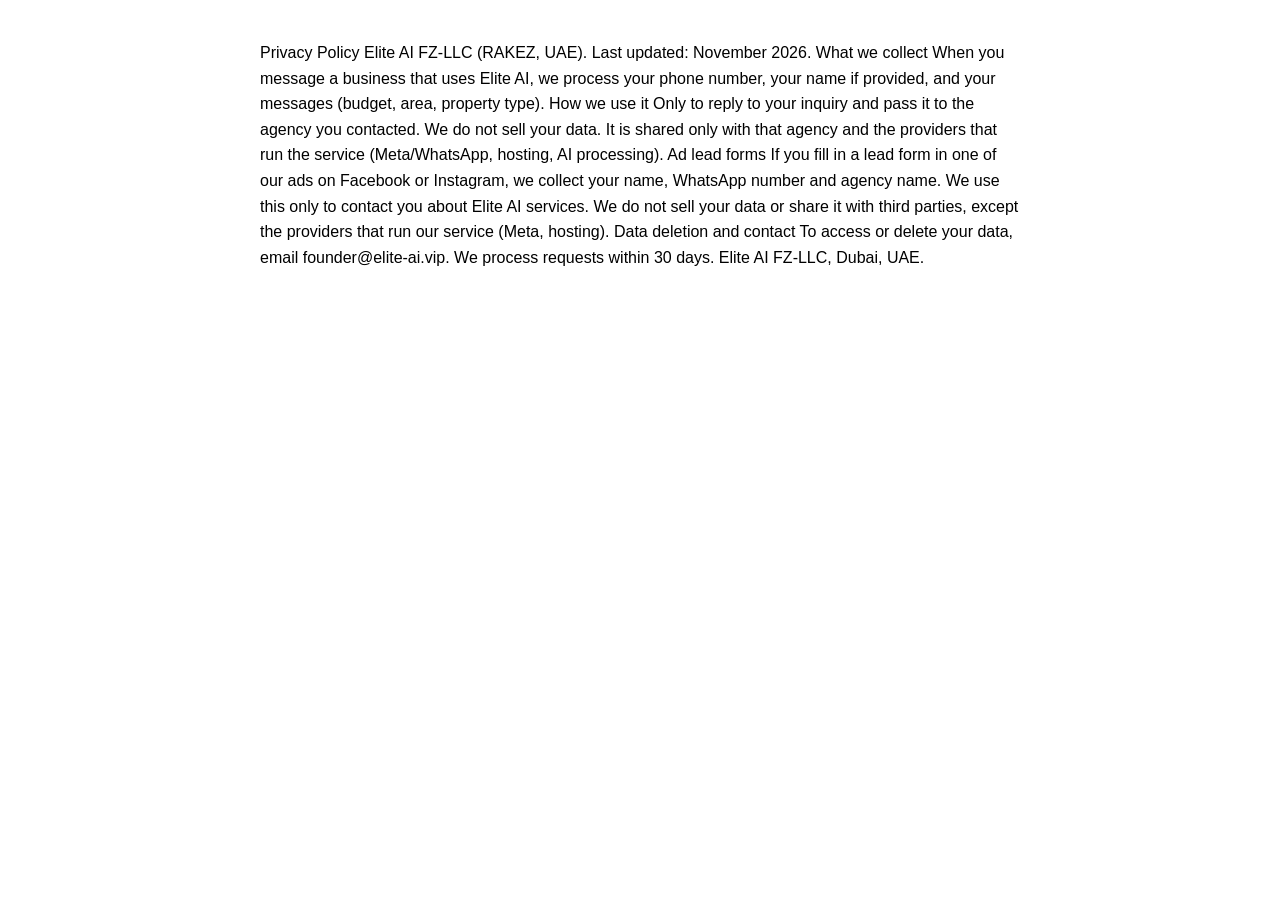
<file: privacy.html>
<!DOCTYPE html><html lang="en"><body style="font-family:Arial;max-width:760px;margin:40px auto;padding:0 20px;line-height:1.6">
  Privacy Policy Elite AI FZ-LLC (RAKEZ, UAE). Last updated: November 2026.
  What we collect When you message a business that uses Elite AI, we process your phone number, your name if provided, and your messages (budget, area, property type).
  How we use it Only to reply to your inquiry and pass it to the agency you contacted. We do not sell your data. It is shared only with that agency and the providers that run the service (Meta/WhatsApp, hosting, AI processing).
Ad lead forms If you fill in a lead form in one of our ads on Facebook or Instagram, we collect your name, WhatsApp number and agency name. We use this only to contact you about Elite AI services. We do not sell your data or share it with third parties, except the providers that run our service (Meta, hosting).
  Data deletion and contact To access or delete your data, email founder@elite-ai.vip. We process requests within 30 days. Elite AI FZ-LLC, Dubai, UAE.
</file>
